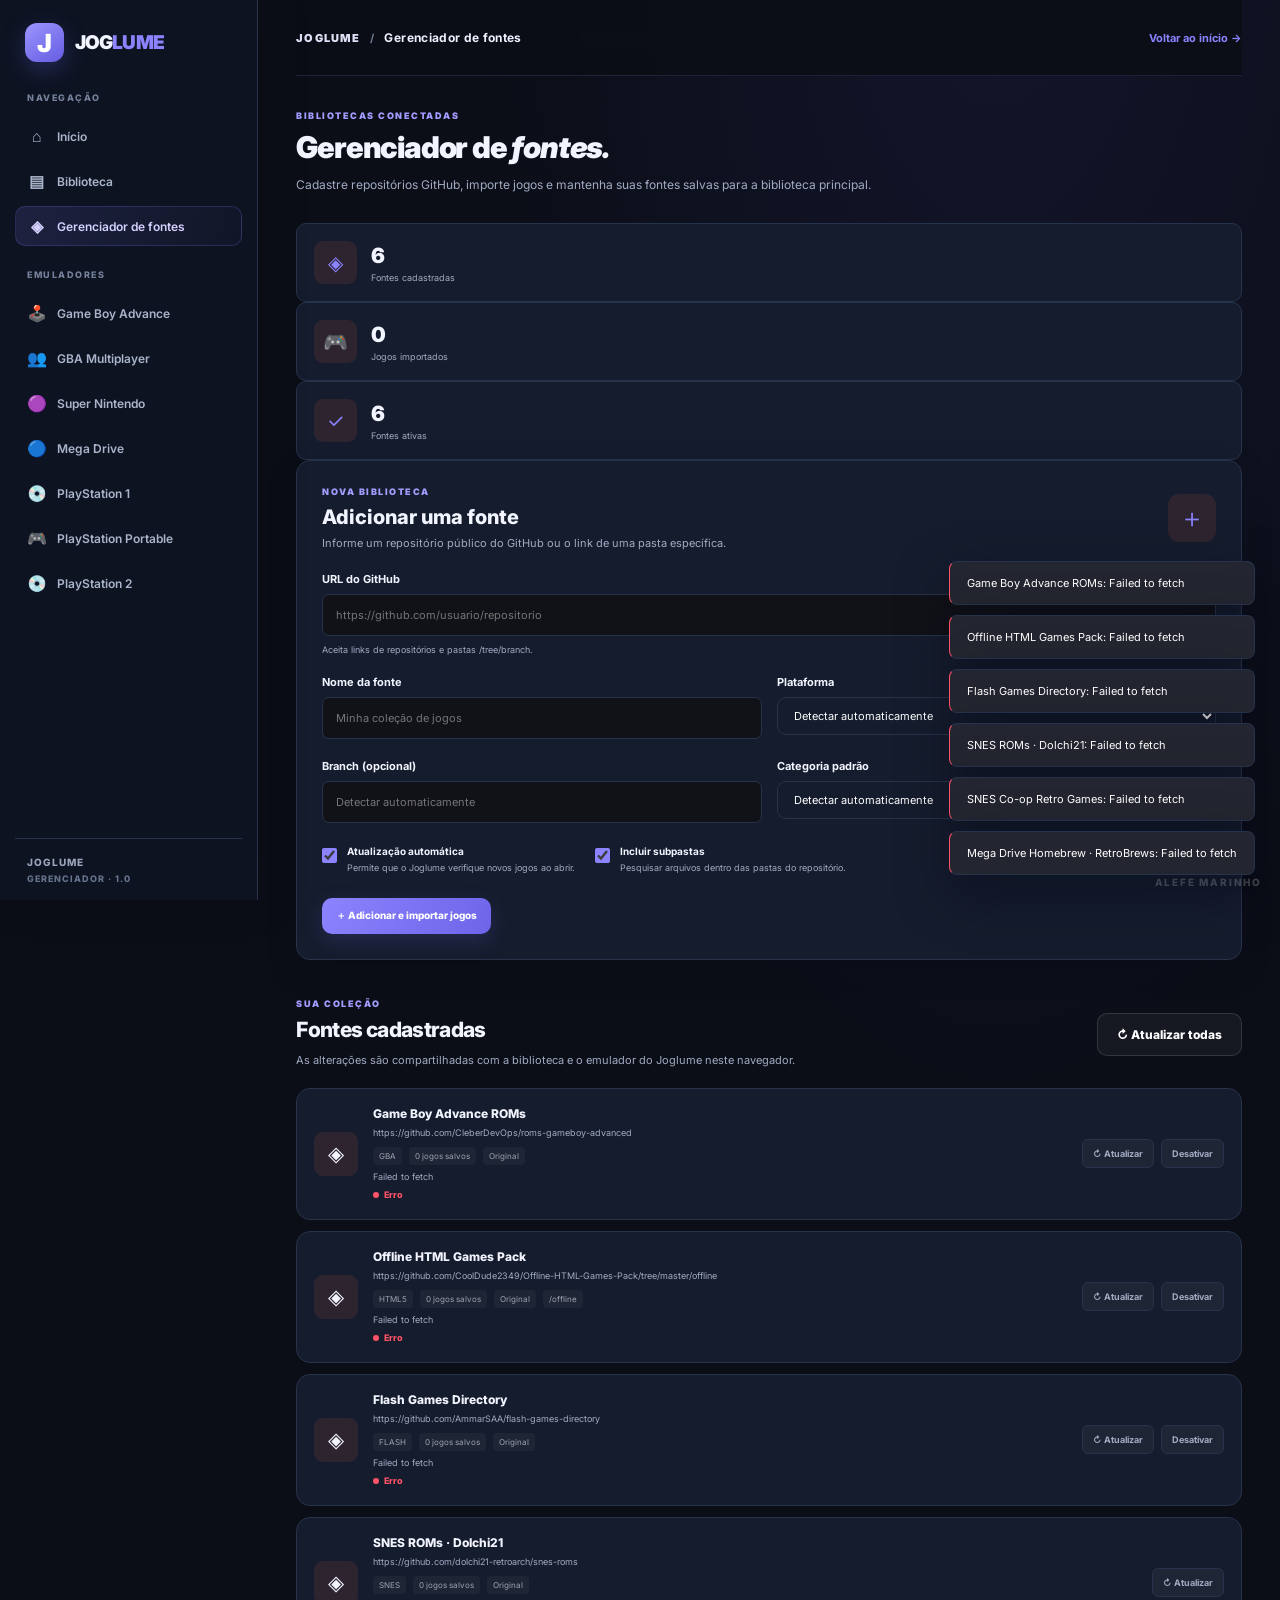
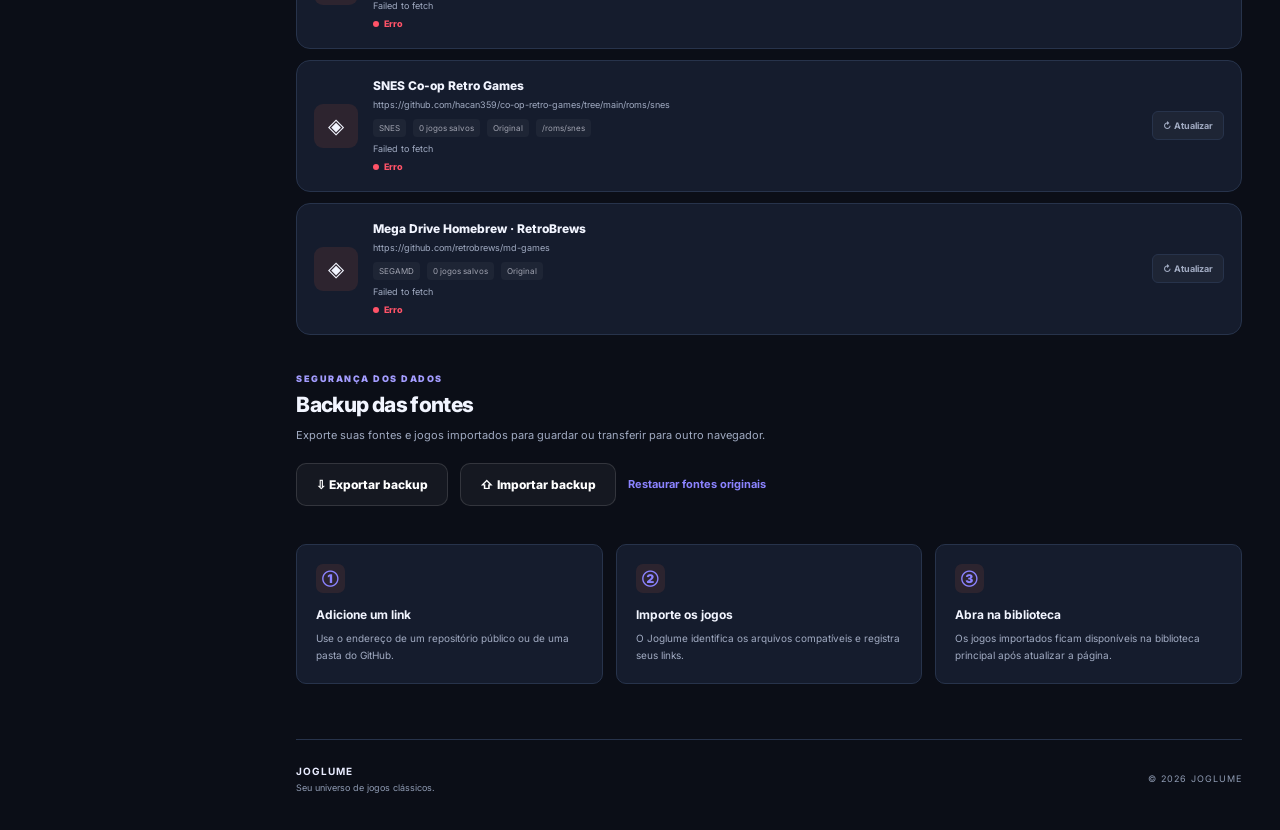
<file: paginas/fontes.html>
<!DOCTYPE html>
<html lang="pt-BR">
<head>
<meta charset="UTF-8">
<meta name="viewport" content="width=device-width, initial-scale=1.0">
<meta name="theme-color" content="#101116">
<meta name="description" content="Gerencie as bibliotecas GitHub do Joglume.">
<title>Joglume - Gerenciador de fontes</title>
<link rel="preconnect" href="https://fonts.googleapis.com">
<link rel="preconnect" href="https://fonts.gstatic.com" crossorigin>
<link href="https://fonts.googleapis.com/css2?family=Inter:wght@400;500;600;700;800;900&display=swap" rel="stylesheet">
<link rel="stylesheet" href="../css/style.css">
<link rel="stylesheet" href="../css/semantic.css?v=20261127-3">
<script src="../scripts/fontes.js" defer></script>
<script src="../scripts/navigation.js" defer></script>
</head>
<body>
<div class="app">
<aside class="sidebar" id="sidebar">
  <a class="logo" href="../index.html"><span class="logo-icon">J</span><span class="logo-text">JOG<span>LUME</span></span></a>
  <nav class="navigation">
    <div class="nav-section"><span class="nav-title">MENU PRINCIPAL</span>
      <a class="nav-item" href="../index.html"><span>⌂</span>Início</a>
      <a class="nav-item" href="../index.html#biblioteca"><span>▤</span>Biblioteca</a>
      <a class="nav-item active" href="fontes.html"><span>◈</span>Gerenciador de fontes</a>
    </div>
    <div class="nav-section"><span class="nav-title">EMULADORES</span>
      <a class="nav-item" href="snes.html"><span>🟣</span>Emulador SNES</a>
      <a class="nav-item" href="megadrive.html"><span>🔵</span>Emulador Mega Drive</a>
      <a class="nav-item" href="gba.html"><span>🕹️</span>Emulador GBA</a>
      <a class="nav-item" href="gba-multiplayer.html"><span>👥</span>GBA Multiplayer</a>
    </div>
  </nav>
  <div class="sidebar-bottom"><div class="sidebar-version">JOGLUME<span>GERENCIADOR · 1.0</span></div></div>
</aside>
<main class="main-content">
<header class="topbar"><button class="menu-toggle" id="menu-toggle" aria-label="Abrir menu">☰</button><div class="breadcrumb"><span>JOGLUME</span><span>/</span><strong>Gerenciador de fontes</strong></div><div class="topbar-actions"><a class="text-button" href="../index.html">Voltar ao início →</a></div></header>
<section class="page active">
  <div class="page-header"><span class="section-subtitle">BIBLIOTECAS CONECTADAS</span><h1>Gerenciador de <em>fontes.</em></h1><p>Cadastre repositórios GitHub, importe jogos e mantenha suas fontes salvas para a biblioteca principal.</p></div>
  <div class="source-stats">
    <div class="source-stat-card"><span class="source-stat-icon">◈</span><div><strong id="total-sources">0</strong><span>Fontes cadastradas</span></div></div>
    <div class="source-stat-card"><span class="source-stat-icon">🎮</span><div><strong id="total-imported-games">0</strong><span>Jogos importados</span></div></div>
    <div class="source-stat-card"><span class="source-stat-icon">✓</span><div><strong id="active-sources">0</strong><span>Fontes ativas</span></div></div>
  </div>
  <div class="source-add-panel">
    <div class="source-panel-heading"><div><span class="section-subtitle">NOVA BIBLIOTECA</span><h2>Adicionar uma fonte</h2><p>Informe um repositório público do GitHub ou o link de uma pasta específica.</p></div><div class="source-add-icon">＋</div></div>
    <form id="add-source-form">
      <div class="form-group"><label for="source-url">URL do GitHub</label><input type="url" id="source-url" placeholder="https://github.com/usuario/repositorio" required><small>Aceita links de repositórios e pastas /tree/branch.</small></div>
      <div class="source-form-row"><div class="form-group"><label for="source-name">Nome da fonte</label><input type="text" id="source-name" placeholder="Minha coleção de jogos"></div><div class="form-group"><label for="source-platform">Plataforma</label><select id="source-platform"><option value="auto">Detectar automaticamente</option><option value="flash">Flash (SWF)</option><option value="html5">HTML5</option><option value="gba">Game Boy Advance</option><option value="gb">Game Boy</option><option value="nes">NES</option><option value="snes">SNES</option><option value="segaMD">Mega Drive</option><option value="psx">PlayStation 1 (CHD, CUE, ISO, PBP)</option><option value="arcade">Arcade</option><option value="psp">PSP (ISO, CSO, PBP)</option></select></div></div>
      <div class="source-form-row"><div class="form-group"><label for="source-branch">Branch (opcional)</label><input type="text" id="source-branch" placeholder="Detectar automaticamente"></div><div class="form-group"><label for="source-category">Categoria padrão</label><select id="source-category"><option value="auto">Detectar automaticamente</option><option value="acao">Ação</option><option value="aventura">Aventura</option><option value="mundo-aberto">Mundo aberto</option><option value="luta">Luta</option><option value="futebol">Futebol</option><option value="esportes">Esportes</option><option value="rpg">RPG</option><option value="corrida">Corrida</option><option value="outros">Outros</option></select></div></div>
      <div class="source-options"><label class="source-checkbox"><input type="checkbox" id="source-auto-update" checked><span><strong>Atualização automática</strong><small>Permite que o Joglume verifique novos jogos ao abrir.</small></span></label><label class="source-checkbox"><input type="checkbox" id="source-recursive" checked><span><strong>Incluir subpastas</strong><small>Pesquisar arquivos dentro das pastas do repositório.</small></span></label></div>
      <button type="submit" class="primary-button" id="add-source-button">＋ Adicionar e importar jogos</button>
    </form>
  </div>
  <section class="content-section"><div class="section-heading"><div><span class="section-subtitle">SUA COLEÇÃO</span><h2>Fontes cadastradas</h2><p>As alterações são compartilhadas com a biblioteca e o emulador do Joglume neste navegador.</p></div><button class="secondary-button" id="refresh-all-sources">↻ Atualizar todas</button></div><div class="source-list" id="source-list"><div class="loading-card">Carregando fontes...</div></div></section>
  <section class="content-section"><div class="section-heading"><div><span class="section-subtitle">SEGURANÇA DOS DADOS</span><h2>Backup das fontes</h2><p>Exporte suas fontes e jogos importados para guardar ou transferir para outro navegador.</p></div></div><div class="source-backup-actions"><button class="secondary-button" id="export-sources">⇩ Exportar backup</button><label class="secondary-button" for="import-sources-file">⇧ Importar backup</label><input id="import-sources-file" type="file" accept="application/json,.json" hidden><button class="text-button" id="reset-sources">Restaurar fontes originais</button></div></section>
  <section class="content-section"><div class="source-help-grid"><article class="source-help-card"><span>①</span><h3>Adicione um link</h3><p>Use o endereço de um repositório público ou de uma pasta do GitHub.</p></article><article class="source-help-card"><span>②</span><h3>Importe os jogos</h3><p>O Joglume identifica os arquivos compatíveis e registra seus links.</p></article><article class="source-help-card"><span>③</span><h3>Abra na biblioteca</h3><p>Os jogos importados ficam disponíveis na biblioteca principal após atualizar a página.</p></article></div></section>
  <footer class="footer"><div><strong>JOGLUME</strong><span>Seu universo de jogos clássicos.</span></div><span>© 2026 JOGLUME</span></footer>
</section>
</main>
</div>
<div class="toast-container" id="toast-container" aria-live="polite"></div>
</body>
</html>
</file>
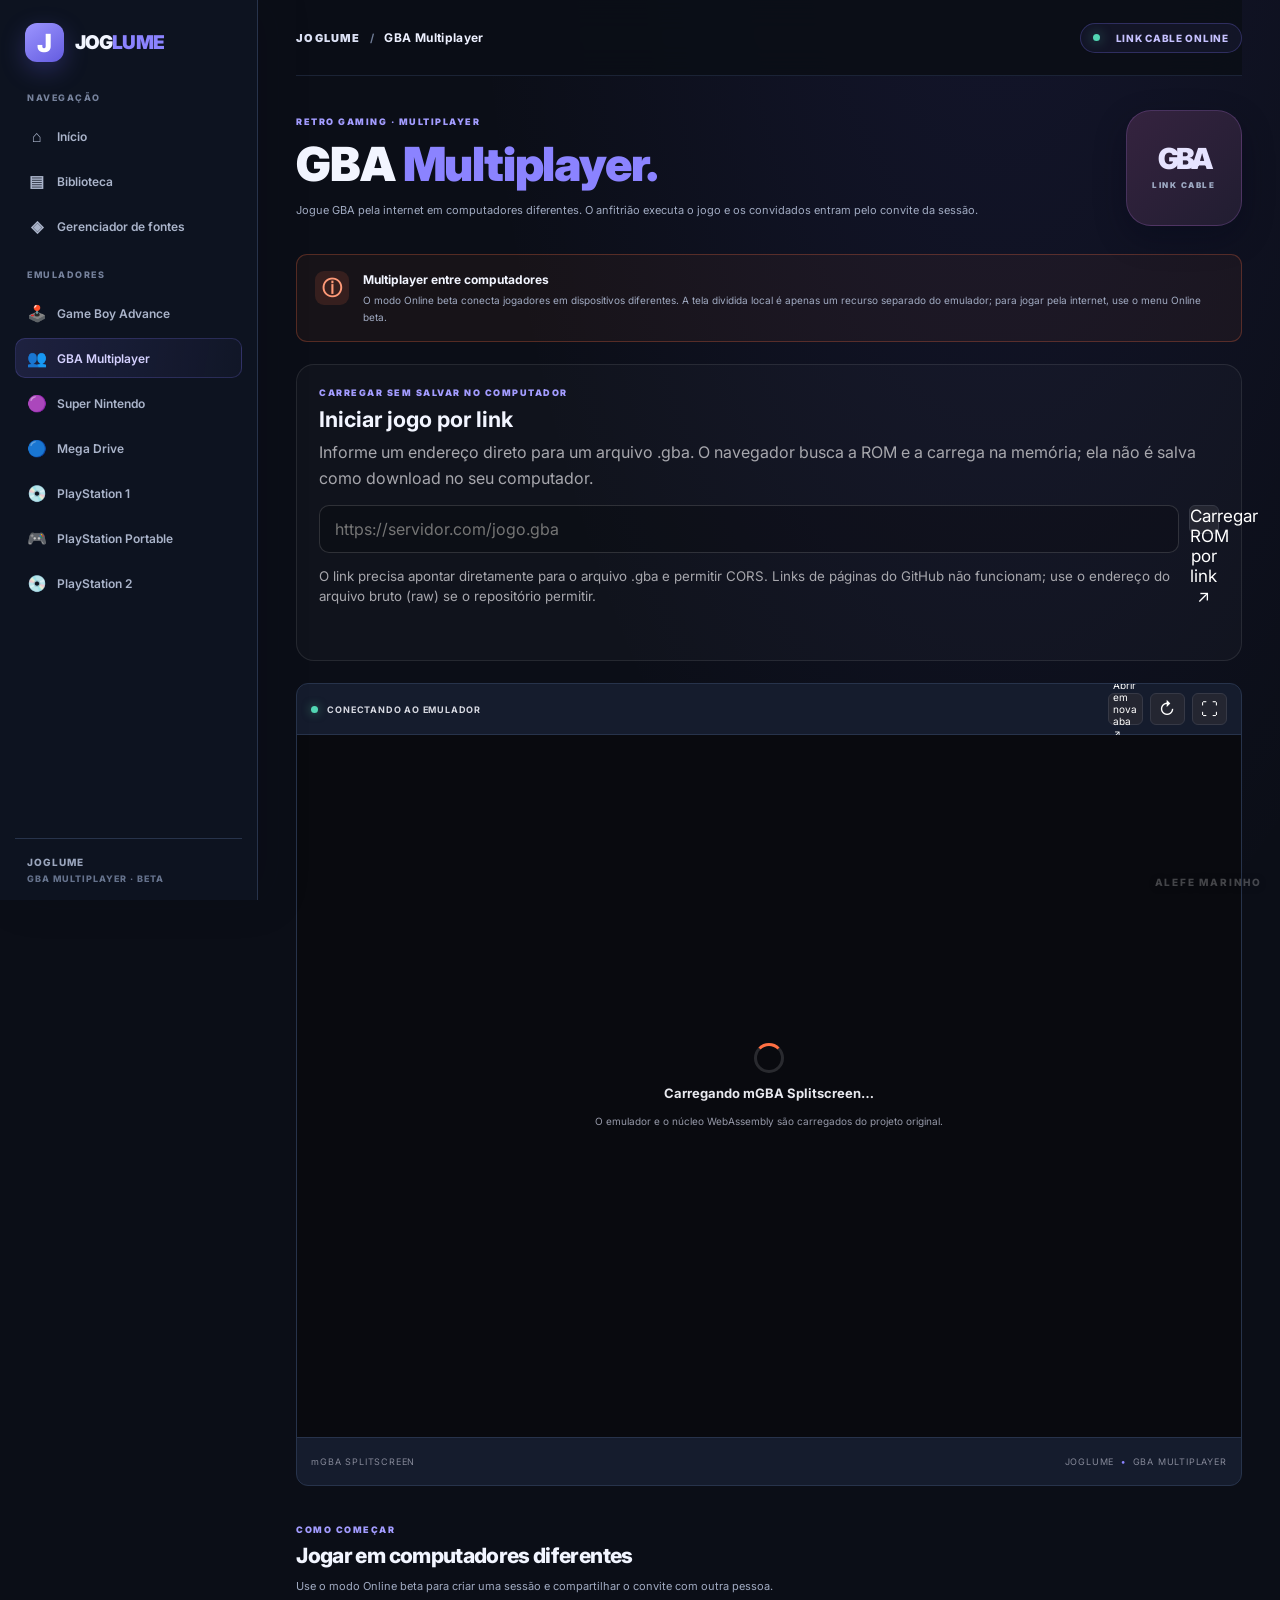
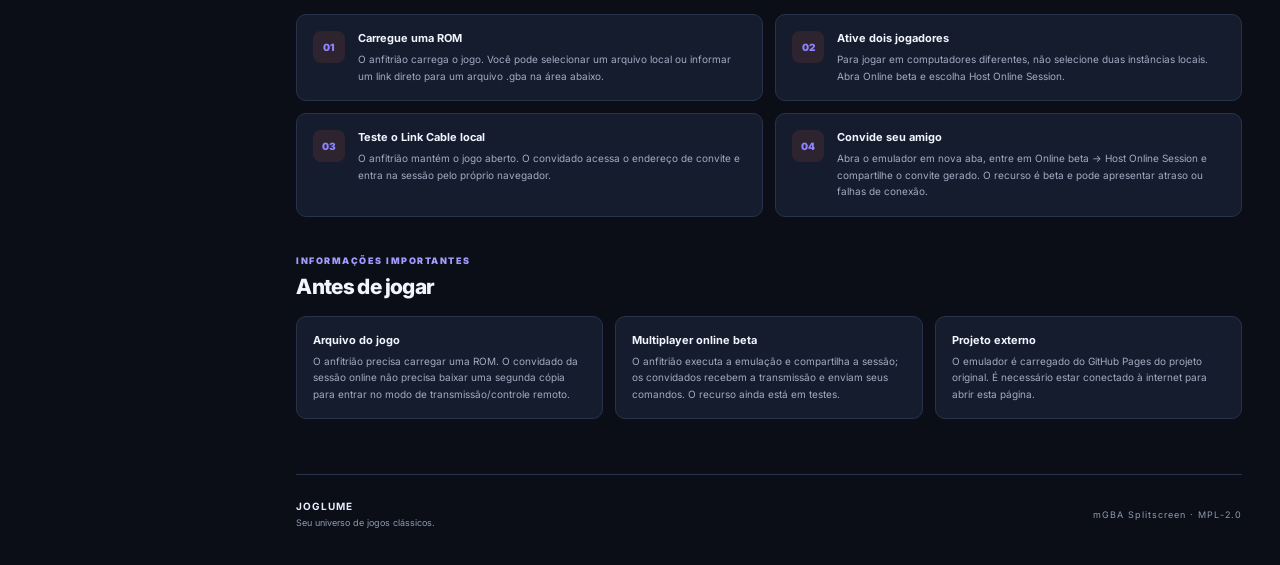
<file: paginas/gba-multiplayer.html>
<!DOCTYPE html>
<html lang="pt-BR">
<head>
<meta charset="UTF-8">
<meta name="viewport" content="width=device-width, initial-scale=1.0">
<meta name="theme-color" content="#101116">
<meta name="description" content="GBA Multiplayer do Joglume: sessões GBA com cabo Link virtual e multiplayer online beta.">
<title>Joglume - GBA Multiplayer</title>
<link rel="preconnect" href="https://fonts.googleapis.com">
<link rel="preconnect" href="https://fonts.gstatic.com" crossorigin>
<link href="https://fonts.googleapis.com/css2?family=Inter:wght@400;500;600;700;800;900&display=swap" rel="stylesheet">
<link rel="stylesheet" href="../css/style.css">
<link rel="stylesheet" href="../css/semantic.css?v=20261127-3">
<link rel="stylesheet" href="../css/gba-multiplayer.css">
<script src="../scripts/gba-multiplayer.js" defer></script>
<script src="../scripts/navigation.js" defer></script>
</head>
<body>
<div class="app">
<aside class="sidebar" id="sidebar">
  <a class="logo" href="../index.html"><span class="logo-icon">J</span><span class="logo-text">JOG<span>LUME</span></span></a>
  <nav class="navigation">
    <div class="nav-section">
      <span class="nav-title">MENU PRINCIPAL</span>
      <a class="nav-item" href="../index.html"><span>⌂</span>Início</a>
      <a class="nav-item" href="../index.html"><span>▤</span>Biblioteca</a>
      <a class="nav-item" href="fontes.html"><span>◈</span>Gerenciador de fontes</a>
    </div>
    <div class="nav-section">
      <span class="nav-title">EMULADORES</span>
      <a class="nav-item" href="gba.html"><span>🕹️</span>Emulador GBA</a>
      <a class="nav-item active" href="gba-multiplayer.html"><span>👥</span>GBA Multiplayer</a>
      <a class="nav-item" href="snes.html"><span>🟣</span>Emulador SNES</a>
      <a class="nav-item" href="megadrive.html"><span>🔵</span>Emulador Mega Drive</a>
      <a class="nav-item" href="psx.html"><span>💿</span>Emulador PS1</a>
      <a class="nav-item" href="psp.html"><span>🎮</span>Emulador PSP</a>
    </div>
  </nav>
  <div class="sidebar-bottom"><div class="sidebar-version">JOGLUME<span>GBA MULTIPLAYER · BETA</span></div></div>
</aside>
<main class="main-content">
<header class="topbar">
  <button class="menu-toggle" id="menu-toggle" aria-label="Abrir menu">☰</button>
  <div class="breadcrumb"><span>JOGLUME</span><span>/</span><strong>GBA Multiplayer</strong></div>
  <div class="topbar-actions"><span class="system-pill"><i></i> LINK CABLE ONLINE</span></div>
</header>
<section class="page active gba-multi-page">
  <div class="page-heading">
    <div><span class="section-subtitle">RETRO GAMING · MULTIPLAYER</span><h1>GBA <em>Multiplayer.</em></h1>
    <p>Jogue GBA pela internet em computadores diferentes. O anfitrião executa o jogo e os convidados entram pelo convite da sessão.</p></div>
    <div class="gba-mark multiplayer-mark">GBA<span>LINK CABLE</span></div>
  </div>

  <div class="multi-notice">
    <div class="multi-notice-icon">ⓘ</div>
    <div><strong>Multiplayer entre computadores</strong><p>O modo Online beta conecta jogadores em dispositivos diferentes. A tela dividida local é apenas um recurso separado do emulador; para jogar pela internet, use o menu Online beta.</p></div>
  </div>

  <section class="multi-rom-card">
    <div><span class="section-subtitle">CARREGAR SEM SALVAR NO COMPUTADOR</span><h2>Iniciar jogo por link</h2><p>Informe um endereço direto para um arquivo .gba. O navegador busca a ROM e a carrega na memória; ela não é salva como download no seu computador.</p></div>
    <form id="multi-rom-form" class="multi-rom-form">
      <input id="multi-rom-url" type="url" placeholder="https://servidor.com/jogo.gba" autocomplete="url" required>
      <button class="small-control" type="submit">Carregar ROM por link ↗</button>
    </form>
    <small>O link precisa apontar diretamente para o arquivo .gba e permitir CORS. Links de páginas do GitHub não funcionam; use o endereço do arquivo bruto (raw) se o repositório permitir.</small>
    <p class="multi-rom-feedback" id="multi-rom-feedback" aria-live="polite"></p>
  </section>

  <section class="multi-player-card">
    <div class="multi-player-header">
      <div><span class="live-dot"></span><strong id="multi-status">CONECTANDO AO EMULADOR</strong></div>
      <div class="multi-actions">
        <a class="small-control multi-open" id="multi-open" href="https://spuds0588.github.io/mgba-splitscreen/?players=1" target="_blank" rel="noopener noreferrer">Abrir em nova aba ↗</a>
        <button class="small-control" id="multi-reload" type="button" title="Recarregar emulador">↻</button>
        <button class="small-control" id="multi-fullscreen" type="button" title="Tela cheia">⛶</button>
      </div>
    </div>
    <div class="multi-frame-wrap" id="multi-frame-wrap">
      <iframe id="mgba-frame" title="Emulador mGBA Splitscreen" src="https://spuds0588.github.io/mgba-splitscreen/?players=1" allow="autoplay; fullscreen; gamepad; clipboard-read; clipboard-write" allowfullscreen loading="eager" referrerpolicy="strict-origin-when-cross-origin"></iframe>
      <div class="multi-loading" id="multi-loading"><div class="multi-spinner"></div><strong>Carregando mGBA Splitscreen…</strong><span>O emulador e o núcleo WebAssembly são carregados do projeto original.</span></div>
    </div>
    <div class="multi-player-footer"><span>mGBA SPLITSCREEN</span><span>JOGLUME <b>•</b> GBA MULTIPLAYER</span></div>
  </section>

  <section class="content-section">
    <div class="section-heading"><div><span class="section-subtitle">COMO COMEÇAR</span><h2>Jogar em computadores diferentes</h2><p>Use o modo Online beta para criar uma sessão e compartilhar o convite com outra pessoa.</p></div></div>
    <div class="multi-steps">
      <article><span>01</span><div><strong>Carregue uma ROM</strong><p>O anfitrião carrega o jogo. Você pode selecionar um arquivo local ou informar um link direto para um arquivo .gba na área abaixo.</p></div></article>
      <article><span>02</span><div><strong>Ative dois jogadores</strong><p>Para jogar em computadores diferentes, não selecione duas instâncias locais. Abra Online beta e escolha Host Online Session.</p></div></article>
      <article><span>03</span><div><strong>Teste o Link Cable local</strong><p>O anfitrião mantém o jogo aberto. O convidado acessa o endereço de convite e entra na sessão pelo próprio navegador.</p></div></article>
      <article><span>04</span><div><strong>Convide seu amigo</strong><p>Abra o emulador em nova aba, entre em Online beta → Host Online Session e compartilhe o convite gerado. O recurso é beta e pode apresentar atraso ou falhas de conexão.</p></div></article>
    </div>
  </section>

  <section class="content-section">
    <div class="section-heading"><div><span class="section-subtitle">INFORMAÇÕES IMPORTANTES</span><h2>Antes de jogar</h2></div></div>
    <div class="multi-info-grid">
      <article><strong>Arquivo do jogo</strong><p>O anfitrião precisa carregar uma ROM. O convidado da sessão online não precisa baixar uma segunda cópia para entrar no modo de transmissão/controle remoto.</p></article>
      <article><strong>Multiplayer online beta</strong><p>O anfitrião executa a emulação e compartilha a sessão; os convidados recebem a transmissão e enviam seus comandos. O recurso ainda está em testes.</p></article>
      <article><strong>Projeto externo</strong><p>O emulador é carregado do GitHub Pages do projeto original. É necessário estar conectado à internet para abrir esta página.</p></article>
    </div>
  </section>
  <footer class="footer"><div><strong>JOGLUME</strong><span>Seu universo de jogos clássicos.</span></div><span>mGBA Splitscreen · MPL-2.0</span></footer>
</section>
</main>
</div>
<div class="toast-container" id="toast-container" aria-live="polite"></div>
</body>
</html>
</file>
<file: css/style.css>
@import url('https://fonts.googleapis.com/css2?family=Inter:wght@400;500;600;700;800;900&display=swap');

:root {
    --bg: #101116;
    --bg-secondary: #15171e;
    --bg-card: #1a1c24;
    --bg-hover: #222530;
    --border: #292c37;
    --text: #f4f4f7;
    --text-secondary: #9295a3;
    --accent: #ff7043;
    --accent-hover: #ff8965;
    --green: #58d69a;
    --radius: 12px;
    --sidebar-width: 250px;
}

* {
    margin: 0;
    padding: 0;
    box-sizing: border-box;
}

html {
    scroll-behavior: smooth;
}

body {
    background: var(--bg);
    color: var(--text);
    font-family: 'Inter', sans-serif;
    min-height: 100vh;
    overflow-x: hidden;
}

button,
input,
select {
    font: inherit;
}

button {
    cursor: pointer;
}

button:focus-visible,
input:focus-visible,
select:focus-visible {
    outline: 2px solid var(--accent);
    outline-offset: 3px;
}

.hidden {
    display: none !important;
}

.app {
    min-height: 100vh;
    display: flex;
}

/* SIDEBAR */

.sidebar {
    width: var(--sidebar-width);
    height: 100vh;
    position: fixed;
    top: 0;
    left: 0;
    background: #14151b;
    border-right: 1px solid var(--border);
    display: flex;
    flex-direction: column;
    z-index: 100;
    padding: 27px 17px 15px;
}

.logo {
    display: flex;
    align-items: center;
    gap: 11px;
    padding: 0 10px;
    margin-bottom: 40px;
}

.logo-icon {
    width: 39px;
    height: 39px;
    background: var(--accent);
    color: white;
    font-size: 25px;
    font-weight: 900;
    display: flex;
    align-items: center;
    justify-content: center;
    border-radius: 11px;
    box-shadow: 0 5px 20px #ff704333;
}

.logo-text {
    font-size: 18px;
    font-weight: 900;
    letter-spacing: -0.7px;
}

.logo-text span {
    color: var(--accent);
}

.navigation {
    display: flex;
    flex-direction: column;
    gap: 30px;
    overflow-y: auto;
    scrollbar-width: thin;
    scrollbar-color: #353743 transparent;
}

.nav-section {
    display: flex;
    flex-direction: column;
    gap: 5px;
}

.nav-title {
    color: #6f7280;
    font-size: 10px;
    font-weight: 800;
    letter-spacing: 1.3px;
    padding: 0 12px;
    margin-bottom: 8px;
}

.nav-item {
    width: 100%;
    border: none;
    background: transparent;
    color: var(--text-secondary);
    padding: 11px 13px;
    border-radius: 8px;
    text-align: left;
    display: flex;
    align-items: center;
    gap: 13px;
    font-size: 13px;
    font-weight: 600;
    transition: 0.2s;
}

.nav-item span {
    width: 19px;
    text-align: center;
    font-size: 17px;
}

.nav-item:hover {
    background: var(--bg-hover);
    color: white;
}

.nav-item.active {
    background: #ff70431c;
    color: var(--accent);
}

.sidebar-bottom {
    margin-top: auto;
    padding-top: 20px;
}

.sidebar-version {
    border-top: 1px solid var(--border);
    margin-top: 18px;
    padding: 17px 12px 0;
    font-size: 10px;
    color: var(--text-secondary);
    font-weight: 800;
    letter-spacing: 1px;
}

.sidebar-version span {
    display: block;
    color: #626572;
    font-size: 9px;
    margin-top: 5px;
}

/* MAIN */

.main-content {
    width: calc(100% - var(--sidebar-width));
    margin-left: var(--sidebar-width);
    min-height: 100vh;
    padding: 0 38px;
}

/* TOPBAR */

.topbar {
    height: 82px;
    display: flex;
    align-items: center;
    justify-content: space-between;
    border-bottom: 1px solid var(--border);
    position: sticky;
    top: 0;
    background: #101116ed;
    backdrop-filter: blur(15px);
    z-index: 50;
}

.breadcrumb {
    display: flex;
    align-items: center;
    gap: 11px;
    font-size: 11px;
    color: #686b78;
    font-weight: 700;
    letter-spacing: 0.7px;
}

.breadcrumb strong {
    color: white;
}

.topbar-actions {
    display: flex;
    align-items: center;
    gap: 12px;
}

.search-box {
    height: 40px;
    width: 270px;
    display: flex;
    align-items: center;
    gap: 10px;
    padding: 0 12px;
    background: var(--bg-secondary);
    border: 1px solid var(--border);
    border-radius: 8px;
}

.search-box > span {
    font-size: 22px;
    color: var(--text-secondary);
}

.search-box input {
    width: 100%;
    background: transparent;
    border: none;
    outline: none;
    color: white;
    font-size: 12px;
}

.search-box kbd {
    font-size: 9px;
    color: #737685;
    white-space: nowrap;
    border: 1px solid #363946;
    padding: 3px 5px;
    border-radius: 4px;
}

.icon-button,
.menu-toggle {
    width: 40px;
    height: 40px;
    background: var(--bg-secondary);
    border: 1px solid var(--border);
    border-radius: 8px;
    color: white;
    font-size: 19px;
    transition: 0.2s;
}

.icon-button:hover {
    color: var(--accent);
    border-color: var(--accent);
}

.menu-toggle {
    display: none;
}

/* PAGES */

.page {
    display: none;
    padding-top: 30px;
    min-height: 75vh;
    animation: pageIn 0.3s ease;
}

.page.active {
    display: block;
}

@keyframes pageIn {
    from {
        opacity: 0;
        transform: translateY(8px);
    }

    to {
        opacity: 1;
        transform: translateY(0);
    }
}

/* HERO */

.hero {
    min-height: 350px;
    border-radius: 16px;
    position: relative;
    overflow: hidden;
    background:
        radial-gradient(circle at 80% 45%, #ff704333, transparent 35%),
        linear-gradient(110deg, #22232d, #181920 70%);
    border: 1px solid #34303a;
    display: flex;
    align-items: center;
    padding: 45px 55px;
}

.hero::before {
    content: "";
    position: absolute;
    width: 400px;
    height: 400px;
    right: 7%;
    top: -170px;
    border: 1px solid #ff704322;
    border-radius: 50%;
}

.hero::after {
    content: "";
    position: absolute;
    width: 310px;
    height: 310px;
    right: 12%;
    top: -125px;
    border: 1px solid #ff704322;
    border-radius: 50%;
}

.hero-content {
    max-width: 520px;
    z-index: 2;
}

.hero-label {
    color: var(--accent);
    font-size: 10px;
    font-weight: 800;
    letter-spacing: 2px;
}

.hero h1 {
    font-size: clamp(35px, 5vw, 55px);
    line-height: 1.1;
    letter-spacing: -2px;
    margin-top: 20px;
    font-weight: 900;
}

.hero h1 span {
    color: var(--accent);
}

.hero p {
    color: #a5a6b1;
    font-size: 13px;
    line-height: 1.8;
    max-width: 400px;
    margin-top: 18px;
}

.hero-buttons {
    display: flex;
    gap: 12px;
    margin-top: 27px;
}

.primary-button,
.secondary-button {
    padding: 13px 19px;
    border-radius: 8px;
    font-size: 12px;
    font-weight: 800;
    border: none;
    transition: 0.2s;
}

.primary-button {
    background: var(--accent);
    color: white;
}

.primary-button:hover {
    background: var(--accent-hover);
    transform: translateY(-2px);
    box-shadow: 0 7px 20px #ff704333;
}

.primary-button span {
    margin-left: 13px;
}

.secondary-button {
    background: #ffffff0c;
    border: 1px solid #ffffff22;
    color: white;
}

.secondary-button:hover {
    background: #ffffff18;
}

.secondary-button span {
    margin-right: 7px;
}

.hero-decoration {
    position: absolute;
    right: 10%;
    top: 50%;
    transform: translateY(-50%);
    width: 300px;
    height: 280px;
    display: flex;
    justify-content: center;
    align-items: center;
}

.hero-circle {
    position: absolute;
    width: 230px;
    height: 230px;
    border: 1px solid #ff704344;
    border-radius: 50%;
    box-shadow: 0 0 80px #ff704311;
}

.hero-controller {
    font-size: 125px;
    filter: drop-shadow(0 15px 25px #0009);
    transform: rotate(-15deg);
    animation: floating 4s ease-in-out infinite;
}

.hero-floating {
    position: absolute;
    top: 15px;
    right: 25px;
    color: var(--accent);
    font-size: 30px;
    animation: floating 3s ease-in-out infinite;
}

@keyframes floating {
    0%, 100% {
        transform: translateY(0) rotate(-15deg);
    }

    50% {
        transform: translateY(-12px) rotate(-8deg);
    }
}

/* CONTENT SECTIONS */

.content-section {
    margin-top: 45px;
}

.section-heading {
    display: flex;
    align-items: center;
    justify-content: space-between;
    margin-bottom: 20px;
    gap: 15px;
}

.section-subtitle {
    color: var(--accent);
    font-size: 9px;
    font-weight: 900;
    letter-spacing: 1.7px;
    display: block;
    margin-bottom: 8px;
}

.section-heading h2 {
    font-size: 21px;
    font-weight: 800;
    letter-spacing: -0.5px;
}

.section-heading p {
    font-size: 11px;
    color: var(--text-secondary);
    margin-top: 8px;
}

.text-button {
    background: transparent;
    border: none;
    color: var(--accent);
    font-size: 11px;
    font-weight: 700;
}

.text-button:hover {
    color: white;
}

/* CATEGORY GRID */

.category-grid {
    display: grid;
    grid-template-columns: repeat(3, 1fr);
    gap: 12px;
}

.category-card {
    min-height: 105px;
    background: var(--bg-card);
    border: 1px solid var(--border);
    border-radius: var(--radius);
    padding: 16px;
    display: flex;
    flex-direction: column;
    align-items: flex-start;
    gap: 7px;
    text-align: left;
    color: white;
    transition: 0.2s;
}

.category-card:hover {
    transform: translateY(-3px);
    border-color: var(--accent);
    background: #ff70430c;
}

.category-card > span {
    font-size: 22px;
}

.category-card strong {
    font-size: 12px;
}

.category-card small {
    font-size: 10px;
    color: var(--text-secondary);
}

/* GAME GRID */

.game-grid {
    display: grid;
    grid-template-columns: repeat(4, minmax(0, 1fr));
    gap: 17px;
}

.game-card {
    background: var(--bg-card);
    border: 1px solid var(--border);
    border-radius: 11px;
    overflow: hidden;
    transition: 0.25s;
    position: relative;
    min-width: 0;
}

.game-card:hover {
    transform: translateY(-4px);
    border-color: #ff704366;
    box-shadow: 0 10px 30px #0004;
}

.game-cover {
    height: 145px;
    position: relative;
    background: linear-gradient(135deg, #272a38, #1b1d27);
    display: flex;
    align-items: center;
    justify-content: center;
    overflow: hidden;
}

.game-cover img {
    width: 100%;
    height: 100%;
    object-fit: contain;
    padding: 5px;
    position: relative;
    z-index: 1;
}

.game-cover.has-cover {
    background: #11131a;
}

.game-cover-placeholder[hidden] {
    display: none;
}

.game-cover-placeholder {
    position: absolute;
    inset: 0;
    display: grid;
    place-items: center;
    overflow: hidden;
    background: linear-gradient(135deg, #242632, #171922 55%, #25202a);
}
.game-cover-placeholder[hidden] { display: none; }
.cover-loading-mark {
    width: 42px;
    height: 42px;
    border: 2px solid #ffffff18;
    border-top-color: var(--accent);
    border-radius: 50%;
    animation: cover-spin .9s linear infinite;
}
@keyframes cover-spin { to { transform: rotate(360deg); } }

.game-platform {
    position: absolute;
    left: 9px;
    top: 9px;
    padding: 5px 7px;
    background: #101116dd;
    border-radius: 4px;
    font-size: 8px;
    font-weight: 900;
    letter-spacing: 0.7px;
}

.favorite-button {
    position: absolute;
    right: 9px;
    top: 9px;
    width: 29px;
    height: 29px;
    border-radius: 50%;
    border: none;
    background: #101116cc;
    color: white;
    font-size: 16px;
    transition: 0.2s;
}

.favorite-button:hover,
.favorite-button.is-favorite {
    color: #ff5b79;
    background: #ff5b7922;
}

.game-info {
    padding: 12px;
}

.game-info h3 {
    font-size: 12px;
    font-weight: 800;
    white-space: nowrap;
    overflow: hidden;
    text-overflow: ellipsis;
}

.game-info p {
    font-size: 10px;
    color: var(--text-secondary);
    margin-top: 6px;
}

.game-card-footer {
    display: flex;
    justify-content: space-between;
    align-items: center;
    margin-top: 13px;
    gap: 7px;
}

.game-category {
    font-size: 9px;
    color: #a5a7b2;
}

.play-button {
    background: #ff70431a;
    border: 1px solid #ff704333;
    border-radius: 5px;
    color: var(--accent);
    padding: 7px 11px;
    font-size: 9px;
    font-weight: 800;
    flex-shrink: 0;
}

.play-button:hover {
    background: var(--accent);
    color: white;
}

.game-source {
    display: inline-flex;
    align-items: center;
    gap: 5px;
    color: #818493;
    font-size: 8px;
    margin-top: 9px;
    max-width: 100%;
    overflow: hidden;
    text-overflow: ellipsis;
    white-space: nowrap;
}

/* DIRECTORIES */

.directory-grid {
    display: grid;
    grid-template-columns: repeat(2, minmax(0, 1fr));
    gap: 12px;
}

.directory-card {
    display: flex;
    align-items: center;
    gap: 14px;
    padding: 17px;
    background: var(--bg-card);
    border: 1px solid var(--border);
    border-radius: 10px;
    transition: 0.2s;
}

.directory-card:hover {
    border-color: #ff704355;
    transform: translateY(-2px);
}

.directory-icon {
    width: 43px;
    height: 43px;
    background: #ffffff0a;
    border-radius: 9px;
    display: flex;
    align-items: center;
    justify-content: center;
    font-size: 21px;
    flex-shrink: 0;
}

.directory-card h3 {
    font-size: 12px;
    font-weight: 800;
}

.directory-card p {
    color: var(--text-secondary);
    font-size: 10px;
    margin-top: 5px;
}

.directory-status {
    margin-left: auto;
    color: #818493;
    font-size: 9px;
    white-space: nowrap;
}

/* PAGE HEADER */

.page-header {
    margin-bottom: 30px;
}

.page-header h1 {
    font-size: 30px;
    font-weight: 900;
    letter-spacing: -1px;
}

.page-header p {
    color: var(--text-secondary);
    font-size: 12px;
    margin-top: 9px;
}

/* LIBRARY TOOLBAR */

.library-toolbar {
    display: flex;
    justify-content: space-between;
    align-items: center;
    margin-bottom: 15px;
    gap: 15px;
    flex-wrap: wrap;
}

.filter-buttons {
    display: flex;
    flex-wrap: wrap;
    gap: 7px;
}

.filter-button {
    background: var(--bg-card);
    border: 1px solid var(--border);
    color: var(--text-secondary);
    padding: 9px 14px;
    border-radius: 7px;
    font-size: 10px;
    font-weight: 700;
}

.filter-button:hover,
.filter-button.active {
    background: #ff70431c;
    color: var(--accent);
    border-color: #ff704344;
}

.library-extra-filters {
    display: flex;
    flex-wrap: wrap;
    gap: 9px;
}

.library-toolbar select,
.form-group select {
    background: var(--bg-card);
    border: 1px solid var(--border);
    color: white;
    padding: 10px 12px;
    border-radius: 7px;
    font-size: 11px;
}

.library-summary {
    display: flex;
    align-items: center;
    gap: 15px;
    margin-bottom: 20px;
    color: var(--text-secondary);
    font-size: 10px;
}

.library-summary span + span {
    padding-left: 15px;
    border-left: 1px solid var(--border);
}

/* EMULATOR INFO */

.emulator-info {
    display: flex;
    align-items: center;
    gap: 15px;
    padding: 18px;
    background: #ff70430c;
    border: 1px solid #ff704333;
    border-radius: 11px;
    margin-bottom: 30px;
}

.emulator-info-icon {
    width: 46px;
    height: 46px;
    background: #ff704322;
    border-radius: 10px;
    display: flex;
    align-items: center;
    justify-content: center;
    font-size: 23px;
}

.emulator-info h3 {
    font-size: 13px;
}

.emulator-info p {
    font-size: 10px;
    color: var(--text-secondary);
    margin-top: 5px;
}

.emulator-tag {
    margin-left: auto;
    color: var(--accent);
    font-size: 10px;
    font-weight: 900;
    letter-spacing: 1px;
}

/* CONSOLES */

.console-grid {
    display: grid;
    grid-template-columns: repeat(3, minmax(0, 1fr));
    gap: 17px;
}

.console-card {
    border: 1px solid var(--border);
    background: var(--bg-card);
    border-radius: 12px;
    overflow: hidden;
    color: white;
    text-align: left;
    transition: 0.2s;
}

.console-card:hover,
.console-card.active {
    border-color: var(--accent);
    transform: translateY(-3px);
}

.console-art {
    height: 150px;
    position: relative;
    overflow: hidden;
    display: flex;
    align-items: center;
    justify-content: center;
}

.gba-art {
    background: linear-gradient(135deg, #493d72, #1d2044);
}

.nes-art {
    background: linear-gradient(135deg, #873e3e, #3a202b);
}

.snes-art {
    background: linear-gradient(135deg, #494a6f, #25263f);
}

.gbc-art {
    background: linear-gradient(135deg, #397a68, #1b3b3b);
}

.gb-art {
    background: linear-gradient(135deg, #637b46, #293d2d);
}

.nds-art {
    background: linear-gradient(135deg, #47718d, #20354c);
}

.n64-art {
    background: linear-gradient(135deg, #75508d, #332047);
}

.sega-art {
    background: linear-gradient(135deg, #46658c, #1e2c4a);
}

.psx-art {
    background: linear-gradient(135deg, #606575, #252934);
}

.arcade-art {
    background: linear-gradient(135deg, #a04b46, #4b202b);
}

.psp-art {
    background: linear-gradient(135deg, #477c83, #1e3542);
}

.console-art > span {
    position: absolute;
    left: 15px;
    top: 12px;
    font-size: 12px;
    font-weight: 900;
    letter-spacing: 2px;
}

.console-device {
    font-size: 65px;
    filter: drop-shadow(0 10px 15px #0008);
}

.console-card-info {
    padding: 14px;
}

.console-card-info h3 {
    font-size: 12px;
}

.console-card-info p {
    font-size: 10px;
    color: var(--text-secondary);
    margin-top: 5px;
}

.console-supported {
    display: inline-block;
    margin-top: 12px;
    font-size: 9px;
    color: var(--green);
    font-weight: 800;
}

.console-upload {
    margin-top: 30px;
    padding: 23px;
    border: 1px solid var(--border);
    background: var(--bg-card);
    border-radius: 11px;
    display: flex;
    justify-content: space-between;
    align-items: center;
    gap: 20px;
}

.console-upload h2 {
    font-size: 17px;
}

.console-upload p {
    font-size: 11px;
    color: var(--text-secondary);
    margin-top: 7px;
}

.upload-button {
    background: var(--accent);
    color: white;
    padding: 12px 16px;
    border-radius: 7px;
    font-size: 11px;
    font-weight: 800;
    cursor: pointer;
    white-space: nowrap;
}

/* ADD GAME */

.add-game-container {
    max-width: 650px;
    background: var(--bg-card);
    border: 1px solid var(--border);
    border-radius: 12px;
    overflow: hidden;
}

.add-game-tabs {
    display: flex;
    border-bottom: 1px solid var(--border);
}

.add-tab {
    flex: 1;
    padding: 17px;
    border: none;
    background: transparent;
    color: var(--text-secondary);
    font-size: 11px;
    font-weight: 800;
}

.add-tab.active {
    color: var(--accent);
    background: #ff70430c;
    border-bottom: 2px solid var(--accent);
}

.add-game-form {
    padding: 25px;
}

.upload-area {
    border: 2px dashed #424452;
    border-radius: 10px;
    min-height: 190px;
    display: flex;
    flex-direction: column;
    align-items: center;
    justify-content: center;
    text-align: center;
    cursor: pointer;
    transition: 0.2s;
    padding: 20px;
    position: relative;
}

.upload-area:hover,
.upload-area.dragover {
    border-color: var(--accent);
    background: #ff70430c;
}

.upload-icon {
    font-size: 34px;
    margin-bottom: 12px;
}

.upload-area h3 {
    font-size: 14px;
}

.upload-area p {
    font-size: 11px;
    color: var(--text-secondary);
    margin-top: 8px;
}

.upload-area span {
    font-size: 9px;
    color: var(--accent);
    margin-top: 12px;
}

.upload-area input {
    position: absolute;
    inset: 0;
    opacity: 0;
    cursor: pointer;
    width: 100%;
    height: 100%;
}

.form-group {
    display: flex;
    flex-direction: column;
    gap: 8px;
    margin-top: 20px;
}

.form-group label {
    font-size: 11px;
    font-weight: 700;
}

.form-group input {
    background: #111218;
    border: 1px solid var(--border);
    border-radius: 7px;
    padding: 13px;
    color: white;
    font-size: 11px;
    width: 100%;
}

.form-group input:focus {
    border-color: var(--accent);
    outline: none;
}

.form-group small {
    font-size: 9px;
    color: var(--text-secondary);
}

.add-game-form > .primary-button {
    margin-top: 25px;
}

/* SOURCE MANAGER */

.sources-overview {
    display: grid;
    grid-template-columns: repeat(3, minmax(0, 1fr));
    gap: 13px;
    margin-bottom: 28px;
}

.source-stat-card {
    display: flex;
    align-items: center;
    gap: 14px;
    background: var(--bg-card);
    border: 1px solid var(--border);
    border-radius: 10px;
    padding: 17px;
}

.source-stat-icon {
    width: 43px;
    height: 43px;
    flex-shrink: 0;
    display: flex;
    align-items: center;
    justify-content: center;
    background: #ff70431a;
    border-radius: 9px;
    color: var(--accent);
    font-size: 20px;
}

.source-stat-card strong {
    display: block;
    font-size: 21px;
    font-weight: 900;
}

.source-stat-card div span {
    display: block;
    color: var(--text-secondary);
    font-size: 9px;
    margin-top: 4px;
}

.source-add-panel {
    background: var(--bg-card);
    border: 1px solid var(--border);
    border-radius: 12px;
    padding: 25px;
}

.source-panel-heading {
    display: flex;
    justify-content: space-between;
    align-items: center;
    margin-bottom: 22px;
}

.source-panel-heading h2 {
    font-size: 20px;
    font-weight: 800;
}

.source-panel-heading p {
    font-size: 11px;
    color: var(--text-secondary);
    margin-top: 7px;
}

.source-add-icon {
    width: 48px;
    height: 48px;
    background: #ff70431a;
    color: var(--accent);
    border-radius: 11px;
    display: flex;
    align-items: center;
    justify-content: center;
    font-size: 26px;
}

.source-form-row {
    display: grid;
    grid-template-columns: repeat(2, minmax(0, 1fr));
    gap: 15px;
}

.source-options {
    display: flex;
    flex-wrap: wrap;
    gap: 20px;
    margin-top: 22px;
}

.source-checkbox {
    display: flex;
    align-items: flex-start;
    gap: 10px;
    cursor: pointer;
}

.source-checkbox input {
    accent-color: var(--accent);
    margin-top: 3px;
    width: 15px;
    height: 15px;
}

.source-checkbox strong {
    display: block;
    font-size: 10px;
}

.source-checkbox small {
    display: block;
    color: var(--text-secondary);
    font-size: 9px;
    margin-top: 5px;
}

#add-source-form > .primary-button {
    margin-top: 25px;
}

.source-progress {
    margin-top: 22px;
    padding: 15px;
    background: #111218;
    border: 1px solid var(--border);
    border-radius: 8px;
}

.source-progress-info {
    display: flex;
    justify-content: space-between;
    gap: 10px;
    font-size: 10px;
    color: var(--text-secondary);
    margin-bottom: 10px;
}

.source-progress-track {
    height: 6px;
    background: #292c37;
    border-radius: 10px;
    overflow: hidden;
}

.source-progress-bar {
    width: 0;
    height: 100%;
    background: var(--accent);
    border-radius: 10px;
    transition: width 0.3s;
}

.source-list {
    display: flex;
    flex-direction: column;
    gap: 11px;
}

.source-card {
    display: flex;
    align-items: center;
    gap: 15px;
    padding: 17px;
    background: var(--bg-card);
    border: 1px solid var(--border);
    border-radius: 10px;
    transition: 0.2s;
    min-width: 0;
}

.source-card:hover {
    border-color: #ff704355;
}

.source-card-icon {
    width: 44px;
    height: 44px;
    flex-shrink: 0;
    display: flex;
    align-items: center;
    justify-content: center;
    background: #ff70431a;
    border-radius: 9px;
    font-size: 21px;
}

.source-card-info {
    flex: 1;
    min-width: 0;
}

.source-card-info h3 {
    font-size: 12px;
    font-weight: 800;
}

.source-card-info p {
    color: var(--text-secondary);
    font-size: 9px;
    margin-top: 6px;
    overflow: hidden;
    text-overflow: ellipsis;
    white-space: nowrap;
}

.source-card-meta {
    display: flex;
    flex-wrap: wrap;
    gap: 7px;
    margin-top: 9px;
}

.source-card-meta span {
    color: #a0a3b0;
    background: #ffffff0a;
    border-radius: 4px;
    padding: 4px 6px;
    font-size: 8px;
}

.source-status {
    display: inline-flex;
    align-items: center;
    gap: 5px;
    color: var(--green);
    font-size: 9px;
    font-weight: 800;
}

.source-status::before {
    content: "";
    width: 6px;
    height: 6px;
    border-radius: 50%;
    background: currentColor;
}

.source-status.disabled {
    color: #858897;
}

.source-status.error {
    color: #ff5368;
}

.source-card-actions {
    display: flex;
    align-items: center;
    flex-wrap: wrap;
    justify-content: flex-end;
    gap: 7px;
}

.source-action-button {
    background: #ffffff0a;
    border: 1px solid var(--border);
    color: var(--text-secondary);
    border-radius: 6px;
    padding: 8px 10px;
    font-size: 9px;
    font-weight: 700;
}

.source-action-button:hover {
    color: var(--accent);
    border-color: var(--accent);
}

.source-action-button.danger:hover {
    color: #ff5368;
    border-color: #ff5368;
}

.source-help-grid {
    display: grid;
    grid-template-columns: repeat(3, minmax(0, 1fr));
    gap: 13px;
}

.source-help-card {
    padding: 19px;
    background: var(--bg-card);
    border: 1px solid var(--border);
    border-radius: 10px;
}

.source-help-card > span {
    display: inline-flex;
    width: 29px;
    height: 29px;
    align-items: center;
    justify-content: center;
    background: #ff70431a;
    color: var(--accent);
    border-radius: 7px;
    font-size: 12px;
    font-weight: 900;
}

.source-help-card h3 {
    font-size: 12px;
    margin-top: 14px;
}

.source-help-card p {
    color: var(--text-secondary);
    font-size: 10px;
    line-height: 1.7;
    margin-top: 8px;
}

/* BACKUP */

.backup-grid {
    display: grid;
    grid-template-columns: repeat(2, minmax(0, 1fr));
    gap: 17px;
}

.backup-card {
    background: var(--bg-card);
    border: 1px solid var(--border);
    border-radius: 12px;
    padding: 25px;
    display: flex;
    flex-direction: column;
    align-items: flex-start;
}

.backup-icon {
    width: 48px;
    height: 48px;
    display: flex;
    align-items: center;
    justify-content: center;
    background: #ff70431a;
    color: var(--accent);
    border-radius: 10px;
    font-size: 25px;
    margin-bottom: 20px;
}

.backup-card h2 {
    font-size: 19px;
    font-weight: 800;
}

.backup-card > p {
    color: var(--text-secondary);
    font-size: 11px;
    line-height: 1.8;
    margin-top: 10px;
}

.backup-includes {
    display: flex;
    flex-direction: column;
    gap: 10px;
    margin: 20px 0 25px;
}

.backup-includes span {
    color: #b7bac5;
    font-size: 10px;
}

.backup-includes span::first-letter {
    color: var(--green);
}

.backup-card .primary-button,
.backup-card .upload-button {
    margin-top: auto;
}

.backup-warning {
    display: flex;
    gap: 13px;
    padding: 18px;
    margin-top: 20px;
    background: #ffb3470c;
    border: 1px solid #ffb34733;
    border-radius: 9px;
}

.backup-warning > span {
    color: #ffb347;
    font-size: 20px;
}

.backup-warning strong {
    display: block;
    font-size: 11px;
}

.backup-warning p {
    color: var(--text-secondary);
    font-size: 10px;
    line-height: 1.7;
    margin-top: 6px;
}

.backup-actions {
    display: flex;
    gap: 10px;
    flex-wrap: wrap;
    margin-top: 22px;
}

/* PLAYER MODAL */

.player-modal {
    position: fixed;
    inset: 0;
    z-index: 1000;
    background: #000d;
    backdrop-filter: blur(10px);
    display: flex;
    align-items: center;
    justify-content: center;
    padding: 25px;
}

.player-window {
    width: min(1100px, 100%);
    max-height: 95vh;
    background: #15161d;
    border: 1px solid #383a46;
    border-radius: 13px;
    overflow: hidden;
    display: flex;
    flex-direction: column;
    box-shadow: 0 30px 100px #0009;
}

.player-header {
    height: 65px;
    padding: 0 20px;
    display: flex;
    align-items: center;
    justify-content: space-between;
    background: #1a1c24;
    border-bottom: 1px solid var(--border);
    flex-shrink: 0;
}

.player-title {
    display: flex;
    align-items: center;
    gap: 12px;
}

.player-indicator {
    width: 9px;
    height: 9px;
    border-radius: 50%;
    background: var(--green);
    box-shadow: 0 0 12px var(--green);
}

.player-title strong {
    display: block;
    font-size: 12px;
}

.player-title small {
    display: block;
    color: var(--text-secondary);
    font-size: 8px;
    margin-top: 5px;
    letter-spacing: 1px;
}

.player-controls {
    display: flex;
    gap: 8px;
}

.player-controls button {
    width: 33px;
    height: 33px;
    background: #292b36;
    color: white;
    border: none;
    border-radius: 6px;
    font-size: 17px;
}

.player-controls button:hover {
    background: var(--accent);
}

.player-content {
    background: #08090d;
    min-height: 400px;
    flex: 1;
    display: flex;
    align-items: center;
    justify-content: center;
    overflow: auto;
    position: relative;
}

.player-content ruffle-player,
.player-content iframe {
    width: 100%;
    height: 100%;
    min-height: 450px;
    border: none;
}

.player-placeholder {
    text-align: center;
    color: var(--text-secondary);
}

.player-placeholder span {
    display: block;
    font-size: 60px;
    margin-bottom: 15px;
}

.player-placeholder p {
    font-size: 12px;
}

.player-footer {
    height: 40px;
    padding: 0 18px;
    display: flex;
    align-items: center;
    justify-content: space-between;
    background: #171820;
    border-top: 1px solid var(--border);
    color: #777987;
    font-size: 9px;
    font-weight: 800;
    letter-spacing: 1px;
    flex-shrink: 0;
}

/* EMPTY STATES */

.empty-state,
.loading-card {
    grid-column: 1 / -1;
    background: var(--bg-card);
    border: 1px dashed var(--border);
    border-radius: 10px;
    min-height: 110px;
    display: flex;
    align-items: center;
    justify-content: center;
    text-align: center;
    padding: 20px;
    color: var(--text-secondary);
    font-size: 11px;
}

/* TOAST */

.toast-container {
    position: fixed;
    bottom: 25px;
    right: 25px;
    z-index: 2000;
    display: flex;
    flex-direction: column;
    gap: 10px;
}

.toast {
    min-width: 230px;
    background: #232630;
    border: 1px solid var(--border);
    border-left: 3px solid var(--green);
    border-radius: 8px;
    padding: 14px 17px;
    color: white;
    font-size: 11px;
    box-shadow: 0 10px 30px #0005;
    animation: toastIn 0.3s ease;
}

.toast.error {
    border-left-color: #ff5368;
}

@keyframes toastIn {
    from {
        opacity: 0;
        transform: translateX(20px);
    }

    to {
        opacity: 1;
        transform: translateX(0);
    }
}

/* FOOTER */

.footer {
    border-top: 1px solid var(--border);
    margin-top: 65px;
    padding: 25px 0;
    display: flex;
    justify-content: space-between;
    align-items: center;
    color: #777987;
    font-size: 9px;
}

.footer strong {
    color: white;
    display: block;
    font-size: 10px;
    letter-spacing: 1px;
}

.footer div span {
    display: block;
    margin-top: 5px;
}

.footer > span {
    letter-spacing: 1px;
}

/* RESPONSIVE */

@media (max-width: 1200px) {

    .game-grid {
        grid-template-columns: repeat(3, minmax(0, 1fr));
    }

    .hero-decoration {
        right: 3%;
        opacity: 0.7;
    }

}

@media (max-width: 900px) {

    :root {
        --sidebar-width: 220px;
    }

    .main-content {
        padding: 0 22px;
    }

    .hero {
        padding: 35px;
    }

    .hero-decoration {
        opacity: 0.25;
        right: -5%;
    }

    .category-grid {
        grid-template-columns: repeat(2, 1fr);
    }

    .game-grid {
        grid-template-columns: repeat(2, minmax(0, 1fr));
    }

    .sources-overview {
        grid-template-columns: repeat(3, minmax(0, 1fr));
    }

    .source-help-grid {
        grid-template-columns: 1fr;
    }

}

@media (max-width: 650px) {

    .sidebar {
        transform: translateX(-100%);
        transition: transform 0.3s ease;
        width: 260px;
        box-shadow: 10px 0 30px #0005;
    }

    .sidebar.open {
        transform: translateX(0);
    }

    .main-content {
        width: 100%;
        margin-left: 0;
        padding: 0 15px;
    }

    .topbar {
        height: 65px;
        gap: 10px;
    }

    .menu-toggle {
        display: block;
        flex-shrink: 0;
    }

    .breadcrumb {
        display: none;
    }

    .topbar-actions {
        flex: 1;
        justify-content: flex-end;
    }

    .search-box {
        width: 100%;
        max-width: 270px;
    }

    .search-box kbd {
        display: none;
    }

    .hero {
        min-height: 340px;
        padding: 28px 23px;
    }

    .hero h1 {
        font-size: 39px;
    }

    .hero-decoration {
        right: -100px;
        opacity: 0.15;
    }

    .hero p {
        font-size: 11px;
    }

    .hero-buttons {
        flex-wrap: wrap;
    }

    .section-heading h2 {
        font-size: 18px;
    }

    .category-grid {
        gap: 8px;
    }

    .category-card {
        min-height: 100px;
        padding: 12px;
    }

    .game-grid {
        grid-template-columns: repeat(2, minmax(0, 1fr));
        gap: 10px;
    }

    .game-cover {
        height: 115px;
    }

    .game-info {
        padding: 10px;
    }

    .game-info h3 {
        font-size: 10px;
    }

    .directory-grid {
        grid-template-columns: 1fr;
    }

    .directory-card {
        padding: 13px;
    }

    .directory-status {
        font-size: 8px;
    }

    .console-grid {
        grid-template-columns: repeat(2, minmax(0, 1fr));
        gap: 10px;
    }

    .console-art {
        height: 110px;
    }

    .console-device {
        font-size: 48px;
    }

    .console-upload {
        flex-direction: column;
        align-items: flex-start;
    }

    .player-modal {
        padding: 8px;
    }

    .player-window {
        max-height: 90vh;
    }

    .player-content {
        min-height: 300px;
    }

    .player-content ruffle-player,
    .player-content iframe {
        min-height: 300px;
    }

    .footer {
        flex-direction: column;
        align-items: flex-start;
        gap: 15px;
    }

    .sources-overview {
        grid-template-columns: 1fr;
    }

    .source-form-row {
        grid-template-columns: 1fr;
        gap: 0;
    }

    .source-card {
        flex-wrap: wrap;
    }

    .source-card-info {
        width: calc(100% - 60px);
    }

    .source-card-actions {
        width: 100%;
        justify-content: flex-start;
    }

    .backup-grid {
        grid-template-columns: 1fr;
    }

    .source-add-panel {
        padding: 18px;
    }

    .source-panel-heading h2 {
        font-size: 17px;
    }

    .library-toolbar {
        align-items: flex-start;
        flex-direction: column;
    }

    .library-extra-filters {
        width: 100%;
    }

    .library-extra-filters select {
        flex: 1;
        min-width: 0;
    }

}

@media (max-width: 380px) {

    .game-grid {
        grid-template-columns: 1fr;
    }

    .category-grid {
        grid-template-columns: 1fr 1fr;
    }

    .search-box {
        width: 180px;
    }

    .source-options {
        flex-direction: column;
        gap: 13px;
    }

}

/* COMPONENTES DA PAGINA DO EMULADOR GBA */
:root{--bg:#101116;--bg-secondary:#15171e;--bg-card:#1a1c24;--bg-hover:#222530;--border:#292c37;--text:#f4f4f7;--text-secondary:#9295a3;--accent:#ff7043;--accent-hover:#ff8965;--green:#58d69a;--radius:12px;--sidebar-width:250px}
*{margin:0;padding:0;box-sizing:border-box}html{scroll-behavior:smooth}body{background:var(--bg);color:var(--text);font-family:Inter,sans-serif;min-height:100vh;overflow-x:hidden}button,input{font:inherit}button{cursor:pointer}button:focus-visible,input:focus-visible{outline:2px solid var(--accent);outline-offset:3px}a{color:inherit;text-decoration:none}.app{min-height:100vh;display:flex}
.sidebar{width:var(--sidebar-width);height:100vh;position:fixed;top:0;left:0;background:#14151b;border-right:1px solid var(--border);display:flex;flex-direction:column;z-index:100;padding:27px 17px 15px}.logo{display:flex;align-items:center;gap:11px;padding:0 10px;margin-bottom:40px}.logo-icon{width:39px;height:39px;background:var(--accent);color:white;font-size:25px;font-weight:900;display:flex;align-items:center;justify-content:center;border-radius:11px;box-shadow:0 5px 20px #ff704333}.logo-text{font-size:18px;font-weight:900;letter-spacing:-.7px}.logo-text span{color:var(--accent)}.navigation{display:flex;flex-direction:column;gap:30px;overflow-y:auto}.nav-section{display:flex;flex-direction:column;gap:5px}.nav-title{color:#6f7280;font-size:10px;font-weight:800;letter-spacing:1.3px;padding:0 12px;margin-bottom:8px}.nav-item{width:100%;border:0;background:transparent;color:var(--text-secondary);padding:11px 13px;border-radius:8px;text-align:left;display:flex;align-items:center;gap:13px;font-size:13px;font-weight:600;transition:.2s}.nav-item span{width:19px;text-align:center;font-size:17px}.nav-item:hover{background:var(--bg-hover);color:white}.nav-item.active{background:#ff70431c;color:var(--accent)}.sidebar-bottom{margin-top:auto;padding-top:20px}.sidebar-version{border-top:1px solid var(--border);margin-top:18px;padding:17px 12px 0;font-size:10px;color:var(--text-secondary);font-weight:800;letter-spacing:1px}.sidebar-version span{display:block;color:#626572;font-size:9px;margin-top:5px}
.main-content{width:calc(100% - var(--sidebar-width));margin-left:var(--sidebar-width);min-height:100vh;padding:0 38px}.topbar{height:82px;display:flex;align-items:center;justify-content:space-between;border-bottom:1px solid var(--border);position:sticky;top:0;background:#101116ed;backdrop-filter:blur(15px);z-index:50}.breadcrumb{display:flex;align-items:center;gap:11px;font-size:11px;color:#686b78;font-weight:700;letter-spacing:.7px}.breadcrumb strong{color:white}.topbar-actions{display:flex;align-items:center;gap:12px}.system-pill{display:flex;align-items:center;gap:9px;background:var(--bg-secondary);border:1px solid var(--border);padding:10px 13px;border-radius:8px;color:#a7a9b4;font-size:9px;font-weight:800;letter-spacing:1px}.system-pill i,.live-dot{width:7px;height:7px;border-radius:50%;background:var(--green);box-shadow:0 0 10px #58d69a88}.menu-toggle{display:none;width:40px;height:40px;background:var(--bg-secondary);border:1px solid var(--border);border-radius:8px;color:white;font-size:19px}
.page{padding-top:35px;min-height:75vh;animation:pageIn .3s ease}@keyframes pageIn{from{opacity:0;transform:translateY(8px)}to{opacity:1;transform:translateY(0)}}.page-heading{display:flex;align-items:center;justify-content:space-between;gap:20px;margin-bottom:25px}.section-subtitle{color:var(--accent);font-size:9px;font-weight:900;letter-spacing:1.7px;display:block;margin-bottom:8px}.page-heading h1{font-size:clamp(32px,4vw,47px);font-weight:900;letter-spacing:-2px}.page-heading h1 em{font-style:normal;color:var(--accent)}.page-heading p,.section-heading p{font-size:11px;color:var(--text-secondary);line-height:1.8;margin-top:9px;max-width:650px}.gba-mark{font-size:45px;font-weight:900;letter-spacing:-4px;color:#ffffff12;line-height:.8;text-align:right}.gba-mark span{display:block;color:var(--accent);font-size:9px;letter-spacing:3px;margin-top:12px}
.player-card{background:#090a0f;border:1px solid #34303a;border-radius:13px;overflow:hidden;box-shadow:0 18px 50px #0004}.player-topline{height:48px;background:#191b23;border-bottom:1px solid var(--border);display:flex;align-items:center;justify-content:space-between;padding:0 16px}.player-topline>div:first-child{display:flex;align-items:center;gap:9px}.player-topline strong{font-size:9px;letter-spacing:1px;color:#b8bac5}.player-top-actions{display:flex;gap:7px}.small-control{width:30px;height:29px;border:1px solid #363946;border-radius:6px;background:#242631;color:white;font-size:17px}.small-control:hover{background:var(--accent);border-color:var(--accent)}.screen-wrap{height:min(62vw,570px);min-height:340px;background:radial-gradient(ellipse at center,#1a1b23,#07080b 70%);display:flex;align-items:center;justify-content:center;position:relative;overflow:hidden}.screen-placeholder{text-align:center;display:flex;align-items:center;flex-direction:column;gap:11px;color:var(--text-secondary);z-index:1}.placeholder-device{font-size:55px;filter:drop-shadow(0 10px 15px #000)}.screen-placeholder strong{font-size:14px;color:#e5e5eb}.screen-placeholder span{font-size:10px}.game-host{position:absolute;inset:0;width:100%;height:100%;z-index:2}.game-host:empty{display:none}.game-host #game{width:100%;height:100%;min-height:340px}.game-host iframe{border:0}.player-bottom{height:39px;padding:0 15px;background:#171820;border-top:1px solid var(--border);display:flex;align-items:center;justify-content:space-between;color:#777987;font-size:9px;font-weight:800;letter-spacing:1px}.player-bottom b{color:var(--accent);padding:0 5px}
.content-section{margin-top:37px}.section-heading{display:flex;align-items:center;justify-content:space-between;margin-bottom:17px;gap:15px}.section-heading h2{font-size:21px;font-weight:800;letter-spacing:-.5px}.text-button{background:transparent;border:0;color:var(--accent);font-size:11px;font-weight:700}.load-grid{display:grid;grid-template-columns:repeat(3,minmax(0,1fr));gap:13px}.load-card{min-width:0;background:var(--bg-card);border:1px solid var(--border);border-radius:var(--radius);padding:19px;display:flex;flex-direction:column;align-items:flex-start;min-height:210px}.load-icon{width:39px;height:39px;border-radius:9px;background:#ff70431a;color:var(--accent);display:grid;place-items:center;font-size:22px;margin-bottom:15px}.load-card h3{font-size:13px;font-weight:800}.load-card p{font-size:10px;color:var(--text-secondary);line-height:1.7;margin:7px 0 15px;min-height:34px}.primary-button{padding:11px 14px;border-radius:7px;background:var(--accent);color:white;border:0;font-size:10px;font-weight:800;transition:.2s;display:inline-flex;align-items:center;justify-content:center;gap:12px;white-space:nowrap}.primary-button:hover{background:var(--accent-hover);transform:translateY(-1px);box-shadow:0 6px 18px #ff704333}.file-button{margin-top:auto}.load-card small{display:block;color:#777987;font-size:9px;margin-top:10px;line-height:1.5;overflow-wrap:anywhere}.inline-form{display:flex;width:100%;gap:7px;margin-top:auto}.inline-form input{min-width:0;width:100%;height:38px;background:#11131a;border:1px solid #343743;border-radius:7px;padding:0 10px;color:white;font-size:10px}.inline-form input::placeholder{color:#6d707d}.inline-form button{height:38px}
.results-section[hidden]{display:none}.rom-list{display:grid;grid-template-columns:repeat(2,minmax(0,1fr));gap:9px}.rom-item{display:flex;align-items:center;justify-content:space-between;gap:12px;background:var(--bg-card);border:1px solid var(--border);border-radius:9px;padding:12px 14px;min-width:0}.rom-item div{min-width:0}.rom-item strong{font-size:11px;display:block;overflow:hidden;text-overflow:ellipsis;white-space:nowrap}.rom-item small{display:block;color:var(--text-secondary);font-size:9px;margin-top:5px;overflow-wrap:anywhere}.rom-item button{border:1px solid #ff704344;background:#ff70431a;color:var(--accent);border-radius:6px;padding:8px 11px;font-size:9px;font-weight:800;flex-shrink:0}.rom-item button:hover{background:var(--accent);color:white}.recent-grid{display:grid;grid-template-columns:repeat(3,minmax(0,1fr));gap:10px}.recent-item{background:var(--bg-card);border:1px solid var(--border);border-radius:9px;padding:14px;display:flex;align-items:center;gap:12px;min-width:0}.recent-symbol{width:38px;height:38px;display:grid;place-items:center;background:#ff70431a;border-radius:8px;font-size:19px;flex-shrink:0}.recent-item div{min-width:0;flex:1}.recent-item strong{font-size:10px;display:block;overflow:hidden;text-overflow:ellipsis;white-space:nowrap}.recent-item small{font-size:8px;color:var(--text-secondary);display:block;margin-top:5px}.recent-item button{border:0;background:transparent;color:var(--accent);font-size:10px;font-weight:800}.empty-state{grid-column:1/-1;background:var(--bg-card);border:1px dashed var(--border);border-radius:10px;min-height:90px;display:flex;align-items:center;justify-content:center;text-align:center;padding:20px;color:var(--text-secondary);font-size:11px}
.controls-panel{display:flex;align-items:center;gap:28px;flex-wrap:wrap;background:var(--bg-card);border:1px solid var(--border);border-radius:10px;padding:20px}.key-group{display:flex;align-items:center;gap:5px;flex-wrap:wrap;max-width:130px}.key{min-width:27px;height:27px;padding:0 7px;display:grid;place-items:center;background:#292c37;border:1px solid #414452;border-bottom-width:3px;border-radius:5px;color:#e6e6ed;font-size:10px;font-weight:800}.key-row{display:flex;gap:4px}.key.wide{padding:0 9px}.key-group small{width:100%;font-size:8px;color:var(--text-secondary);margin-top:5px}.controls-panel>p{font-size:9px;color:var(--text-secondary);line-height:1.7;flex:1;min-width:180px}
.footer{border-top:1px solid var(--border);margin-top:55px;padding:25px 0;display:flex;justify-content:space-between;align-items:center;color:#777987;font-size:9px}.footer strong{color:white;display:block;font-size:10px;letter-spacing:1px}.footer div span{display:block;margin-top:5px}.footer>span{letter-spacing:1px}.toast-container{position:fixed;bottom:25px;right:25px;z-index:2000;display:flex;flex-direction:column;gap:10px}.toast{min-width:230px;max-width:min(360px,calc(100vw - 35px));background:#232630;border:1px solid var(--border);border-left:3px solid var(--green);border-radius:8px;padding:14px 17px;color:white;font-size:11px;box-shadow:0 10px 30px #0005;animation:toastIn .3s ease}.toast.error{border-left-color:#ff5368}@keyframes toastIn{from{opacity:0;transform:translateX(20px)}to{opacity:1;transform:translateX(0)}}
@media(max-width:1100px){.load-grid{grid-template-columns:1fr 1fr}.load-card:last-child{grid-column:1/-1}.recent-grid{grid-template-columns:1fr 1fr}}
@media(max-width:900px){:root{--sidebar-width:220px}.main-content{padding:0 22px}.screen-wrap{height:55vw}}
@media(max-width:650px){.sidebar{transform:translateX(-100%);transition:transform .3s;width:260px;box-shadow:10px 0 30px #0005}.sidebar.open{transform:translateX(0)}.main-content{width:100%;margin-left:0;padding:0 15px}.topbar{height:65px;gap:10px}.menu-toggle{display:block;flex-shrink:0}.breadcrumb{display:none}.topbar-actions{margin-left:auto}.system-pill{font-size:8px}.page{padding-top:25px}.page-heading h1{font-size:34px}.gba-mark{font-size:32px}.screen-wrap{height:68vw;min-height:280px}.load-grid{grid-template-columns:1fr}.load-card:last-child{grid-column:auto}.load-card{min-height:190px}.rom-list,.recent-grid{grid-template-columns:1fr}.section-heading h2{font-size:18px}.controls-panel{gap:17px;padding:15px}.footer{flex-direction:column;align-items:flex-start;gap:15px}.player-bottom{font-size:8px}.player-topline{padding:0 10px}}


/* AJUSTES DE INTEGRACAO */
.gba-shortcut-heading{margin:24px 0 20px;align-items:center}
.gba-shortcut-heading .primary-button{flex-shrink:0}
@media(max-width:650px){.gba-shortcut-heading{align-items:flex-start;flex-direction:column}}

/* Páginas independentes e ferramentas compartilhadas */
.source-backup-actions {
    display: flex;
    align-items: center;
    flex-wrap: wrap;
    gap: 12px;
}
.source-backup-actions label.secondary-button {
    display: inline-flex;
    align-items: center;
    justify-content: center;
    cursor: pointer;
}
.source-card-info > small {
    display: block;
    margin-top: 9px;
    color: var(--text-muted, #858793);
    font-size: 11px;
}
.source-card-info a {
    color: inherit;
    text-decoration: none;
    overflow-wrap: anywhere;
}
.source-card-info a:hover {
    color: #ff7043;
}
.source-card-actions button:disabled {
    opacity: .55;
    cursor: wait;
}

.rom-search{display:flex;align-items:center;gap:10px;width:100%;max-width:520px;margin:0 0 14px;padding:0 12px;height:43px;background:#11131a;border:1px solid #343743;border-radius:8px;color:#858895}.rom-search:focus-within{border-color:var(--accent);box-shadow:0 0 0 3px #ff70431a}.rom-search>span{font-size:22px;line-height:1;color:var(--accent)}.rom-search input{flex:1;min-width:0;height:100%;background:transparent;border:0;outline:0;color:#fff;font-size:11px}.rom-search input::placeholder{color:#777987}.rom-search button{width:25px;height:25px;border:0;border-radius:5px;background:#252832;color:#bfc1cb;font-size:19px;line-height:1;display:grid;place-items:center}.rom-search button:hover{background:var(--accent);color:#fff}


/* Marca-d'agua Alefe Marinho */
:root{--watermark-name:"Alefe Marinho"}
body::after{content:var(--watermark-name);position:fixed;right:18px;bottom:12px;z-index:1500;pointer-events:none;color:#ffffff;opacity:.24;font-size:10px;font-weight:800;letter-spacing:1.8px;text-transform:uppercase;text-shadow:0 1px 8px #000;white-space:nowrap}

/* Jogador centralizado e com proporcao preservada em tela cheia */
.player-card{scroll-margin-top:96px}
.screen-wrap:fullscreen{width:100vw;height:100vh;min-height:100vh;max-height:100vh;border:0;border-radius:0;background:#000;display:flex;align-items:center;justify-content:center;overflow:hidden}
.screen-wrap:fullscreen .game-host{position:relative;inset:auto;width:100%;height:100%;min-width:0;min-height:0;display:flex;align-items:center;justify-content:center;background:#000}
.screen-wrap:fullscreen .game-host canvas{display:block;width:auto!important;height:auto!important;max-width:100%!important;max-height:100%!important;object-fit:contain;margin:auto}
.screen-wrap:fullscreen .game-host iframe{width:100%;height:100%;max-width:100%;max-height:100%;object-fit:contain}
.screen-wrap:fullscreen .screen-placeholder{max-width:90vw}
@media(max-width:650px){body::after{right:10px;bottom:8px;font-size:8px;letter-spacing:1.2px}.player-card{scroll-margin-top:76px}}


.cover-credit {
    position: absolute;
    z-index: 4;
    left: 8px;
    bottom: 8px;
    padding: 4px 7px;
    border-radius: 4px;
    color: #fff;
    background: #08090dcc;
    font-size: 9px;
    text-decoration: none;
    opacity: .85;
}
.cover-credit:hover {
    opacity: 1;
    text-decoration: underline;
}

/* Capas ocupam toda a área reservada, sem margens internas */
.game-cover img {
    width: 100%;
    height: 100%;
    padding: 0;
    object-fit: cover;
    display: block;
}
</file>
<file: css/gba-multiplayer.css>
/* GBA MULTIPLAYER — estilos isolados da página independente */
.gba-multi-page { min-width: 0; }
.multi-notice { display:flex; gap:14px; align-items:flex-start; padding:16px 18px; margin:0 0 22px; border:1px solid #ff704344; background:#ff70430d; border-radius:11px; }
.multi-notice-icon { display:grid; place-items:center; flex:0 0 34px; height:34px; border-radius:9px; color:#ff9a78; background:#ff704322; font-size:20px; font-weight:900; }
.multi-notice strong { display:block; font-size:12px; margin:1px 0 5px; }
.multi-notice p { color:var(--text-secondary); font-size:10px; line-height:1.65; }
.multiplayer-mark { background:linear-gradient(135deg,#35233f,#211d31)!important; border:1px solid #a56bce44; }
.multi-player-card { overflow:hidden; background:var(--bg-card); border:1px solid var(--border); border-radius:12px; margin-bottom:32px; }
.multi-player-header,.multi-player-footer { min-height:48px; display:flex; align-items:center; justify-content:space-between; gap:12px; padding:9px 14px; }
.multi-player-header { border-bottom:1px solid var(--border); }
.multi-player-header>div:first-child { display:flex; align-items:center; gap:9px; color:#d7d9e2; font-size:9px; letter-spacing:.8px; }
.multi-actions { display:flex; align-items:center; gap:7px; }
.multi-actions .small-control { min-width:35px; min-height:32px; }
.multi-actions .multi-open { display:inline-flex; align-items:center; justify-content:center; padding:0 10px; text-decoration:none; font-size:10px; }
.multi-frame-wrap { width:100%; height:min(78vh,850px); min-height:560px; position:relative; background:#090a0f; }
.multi-frame-wrap iframe { display:block; width:100%; height:100%; border:0; background:#090a0f; }
.multi-loading { position:absolute; inset:0; display:flex; flex-direction:column; align-items:center; justify-content:center; gap:12px; background:#090a0f; color:#e8e9ef; text-align:center; padding:24px; pointer-events:none; }
.multi-loading[hidden] { display:none; }
.multi-loading strong { font-size:13px; }
.multi-loading span { max-width:420px; color:#9699a8; font-size:10px; line-height:1.6; }
.multi-spinner { width:30px; height:30px; border:3px solid #ffffff22; border-top-color:#ff7043; border-radius:50%; animation:multi-spin .8s linear infinite; }
@keyframes multi-spin { to { transform:rotate(360deg); } }
.multi-player-footer { border-top:1px solid var(--border); color:#858898; font-size:9px; letter-spacing:.8px; }
.multi-player-footer b { color:var(--accent); padding:0 3px; }
.multi-steps { display:grid; grid-template-columns:repeat(2,minmax(0,1fr)); gap:12px; }
.multi-steps article,.multi-info-grid article { display:flex; gap:13px; padding:16px; border:1px solid var(--border); border-radius:10px; background:var(--bg-card); }
.multi-steps article>span { display:grid; place-items:center; flex:0 0 32px; height:32px; border-radius:8px; background:#ff70431c; color:var(--accent); font-size:10px; font-weight:900; }
.multi-steps strong,.multi-info-grid strong { display:block; font-size:11px; margin-bottom:6px; }
.multi-steps p,.multi-info-grid p { color:var(--text-secondary); font-size:10px; line-height:1.65; }
.multi-info-grid { display:grid; grid-template-columns:repeat(3,minmax(0,1fr)); gap:12px; }
.multi-info-grid article { display:block; }
@media(max-width:900px) { .multi-info-grid { grid-template-columns:1fr; } }
@media(max-width:650px) { .multi-frame-wrap { height:72vh; min-height:460px; } .multi-steps { grid-template-columns:1fr; } .multi-player-header { align-items:flex-start; flex-direction:column; } .multi-actions { align-self:flex-end; } .multi-player-footer { font-size:8px; } }

.multi-rom-card{display:grid;gap:14px;padding:22px;border:1px solid var(--border-color,rgba(255,255,255,.09));border-radius:18px;background:var(--card-bg,rgba(255,255,255,.025));margin:22px 0}.multi-rom-card h2{margin:5px 0 8px;font-size:1.35rem}.multi-rom-card p{margin:0;color:var(--muted-color,#a7a7ad);line-height:1.6}.multi-rom-form{display:flex;gap:10px;flex-wrap:wrap}.multi-rom-form input{flex:1 1 320px;min-width:0;padding:13px 15px;border-radius:10px;border:1px solid var(--border-color,rgba(255,255,255,.14));background:rgba(0,0,0,.2);color:inherit;font:inherit}.multi-rom-form button{cursor:pointer}.multi-rom-card small{color:var(--muted-color,#a7a7ad);line-height:1.5}.multi-rom-feedback{font-size:.9rem;min-height:1.2em}
</file>
